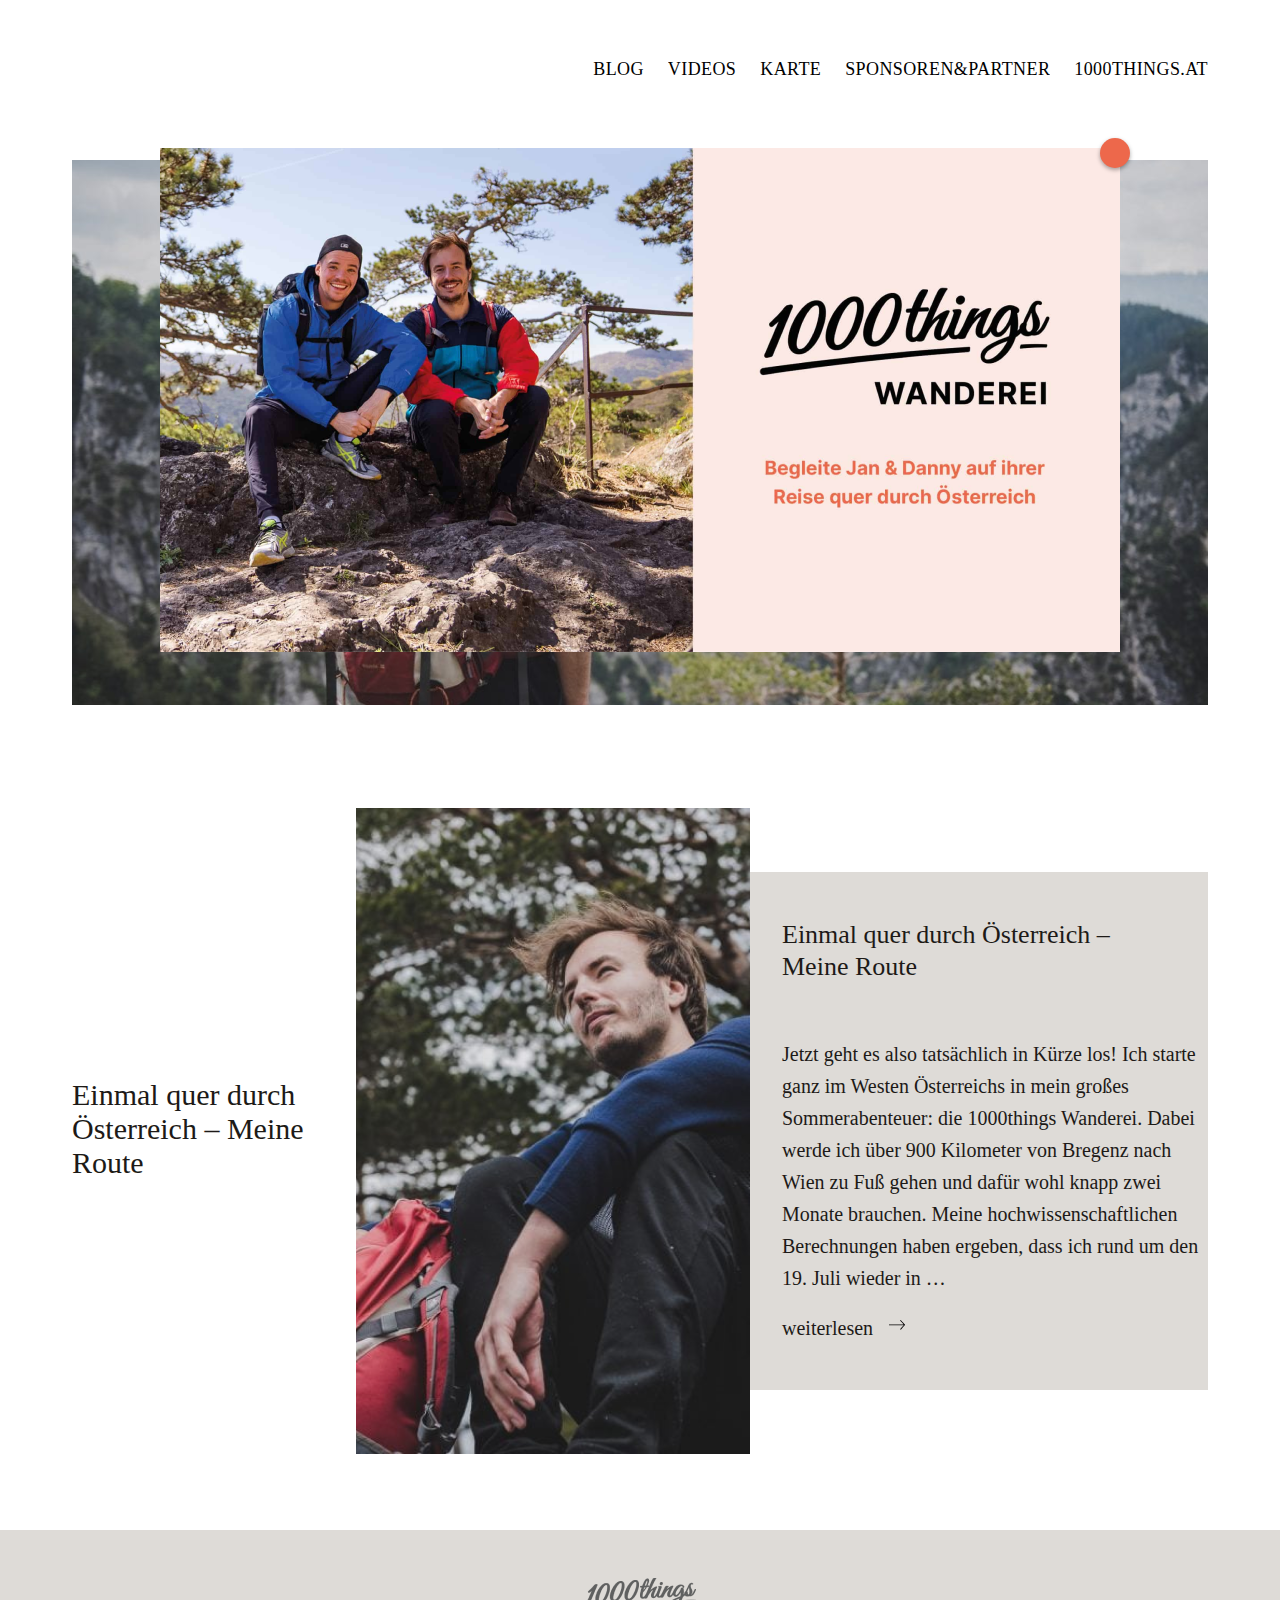
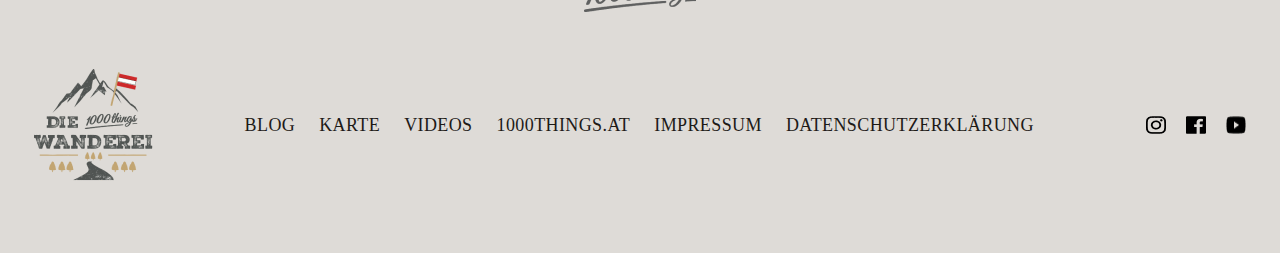
<file: index.html>
<!DOCTYPE html>
<html lang="en">
<head>
    <meta charset="UTF-8">
    <meta http-equiv="X-UA-Compatible" content="IE=edge">
    <meta name="viewport" content="width=device-width, initial-scale=1.0">
    <title>Home</title>
    <link rel="stylesheet" href="./style.css" />
    <link rel="preconnect" href="https://fonts.googleapis.com"> 
    <link rel="preconnect" href="https://fonts.gstatic.com" crossorigin> 
    <link href="https://fonts.googleapis.com/css2?family=Kaushan+Script&family=Montserrat:wght@400;700&family=Roboto:wght@300&display=swap" rel="stylesheet">
</head>
<body>
        <header class="header">
            <ul class="header__menu">
                <li class="header__menu-items">
                    <a href="./index-2.html">
                        Blog
                    </a>
                </li>
                <li class="header__menu-items">
                    <a href="./index-3.html">
                        Videos
                    </a>
                </li>
                <li class="header__menu-items">
                    <a href="./index-4.html">
                        Karte
                    </a>
                </li>
                <li class="header__menu-items">
                    <a href="./index-5.html">
                        Sponsoren&Partner
                    </a>
                </li>
                <li class="header__menu-items">
                    <a href="./index.html">
                        1000Things.at
                    </a>
                </li>
            </ul>
        </header>
        <main class="main">
            <div class="main_foto">
                
                <div class="main_background">
                    <img src="./foto/IMAGE.png" alt="" />
                </div>
                <div class="main_foreground">
                    <div class="main_point"></div>
                    <img src="./foto/IMAGE_2.png" alt="" />
                </div>
                <div class="main_foreground_adaptiv">
                    <img class="adaptiv_img" src="./foto/IMAGE_top.png" alt="">
                    <p class="adaptiv_topic">Wanderei</p>
                    <p class="adaptiv_text">Begleite Jan&Danny auf ihrer Reise quer durch Osterreich</p>
                </div>
            </div>

            <div class="block__sponsore">
                <div class="block__sponsore-left">
                    <p class="sponsore-left__text">Einmal quer durch Österreich – Meine Route</p>
                </div>
                <img class="sponsore-adaptiv__img" src="./foto/IMAGE_man.png" alt="">
                <div class="block__sponsore-right">
                    <img class="sponsore-right__img" src="./foto/IMAGE_man.png" alt="">
                        <div class="sponsore-right__text">
                            <div class="text_topic">Einmal quer durch Österreich – Meine Route</div>
                            <div class="text_main">Jetzt geht es also tatsächlich in Kürze los! Ich starte ganz im Westen Österreichs in mein großes Sommerabenteuer: die 1000things Wanderei. Dabei werde ich über 900 Kilometer von Bregenz nach Wien zu Fuß gehen und dafür wohl knapp zwei Monate brauchen. Meine hochwissenschaftlichen Berechnungen haben ergeben, dass ich rund um den 19. Juli wieder in …</div>
                            <div class="text_footer">
                                <div class="footer_text">weiterlesen</div>
                                <div class="footer_ikon">
                                    <img src="./foto/Vector.png" alt="" />
                                </div>
                            </div>
                        </div>
                    </div>
                </div>
            </div>
        </main>
        <footer class="footer">
            <div class="footer_img-top_1"><img class="footer_img-top" src="./foto/IMAGE_top.png" /></div>
            <div class="footer__down">
                <img class="footer__down-img" src="./foto/IMAGE_down.png" alt="" />
                    <div class="footer__down-text">
                        <p class="down__text-1">Blog</p>
                        <p class="down__text-1">Karte</p>
                        <p class="down__text-1">Videos</p>
                        <p class="down__text-1">1000Things.at</p>
                        <p class="down__text-1">Impressum</p>
                        <p class="down__text-1">Datenschutzerklärung</p>
                    </div>
                    <div class="footer__down-social">
                        <img class="down-social_inst" src="./foto/i.png" alt="" />
                        <img class="down-social_facebook" src="./foto/f.png" alt="" />
                        <img class="down-social_yout" src="./foto/y.png" alt="" />
                    </div>
            </div>
        </footer>
</file>
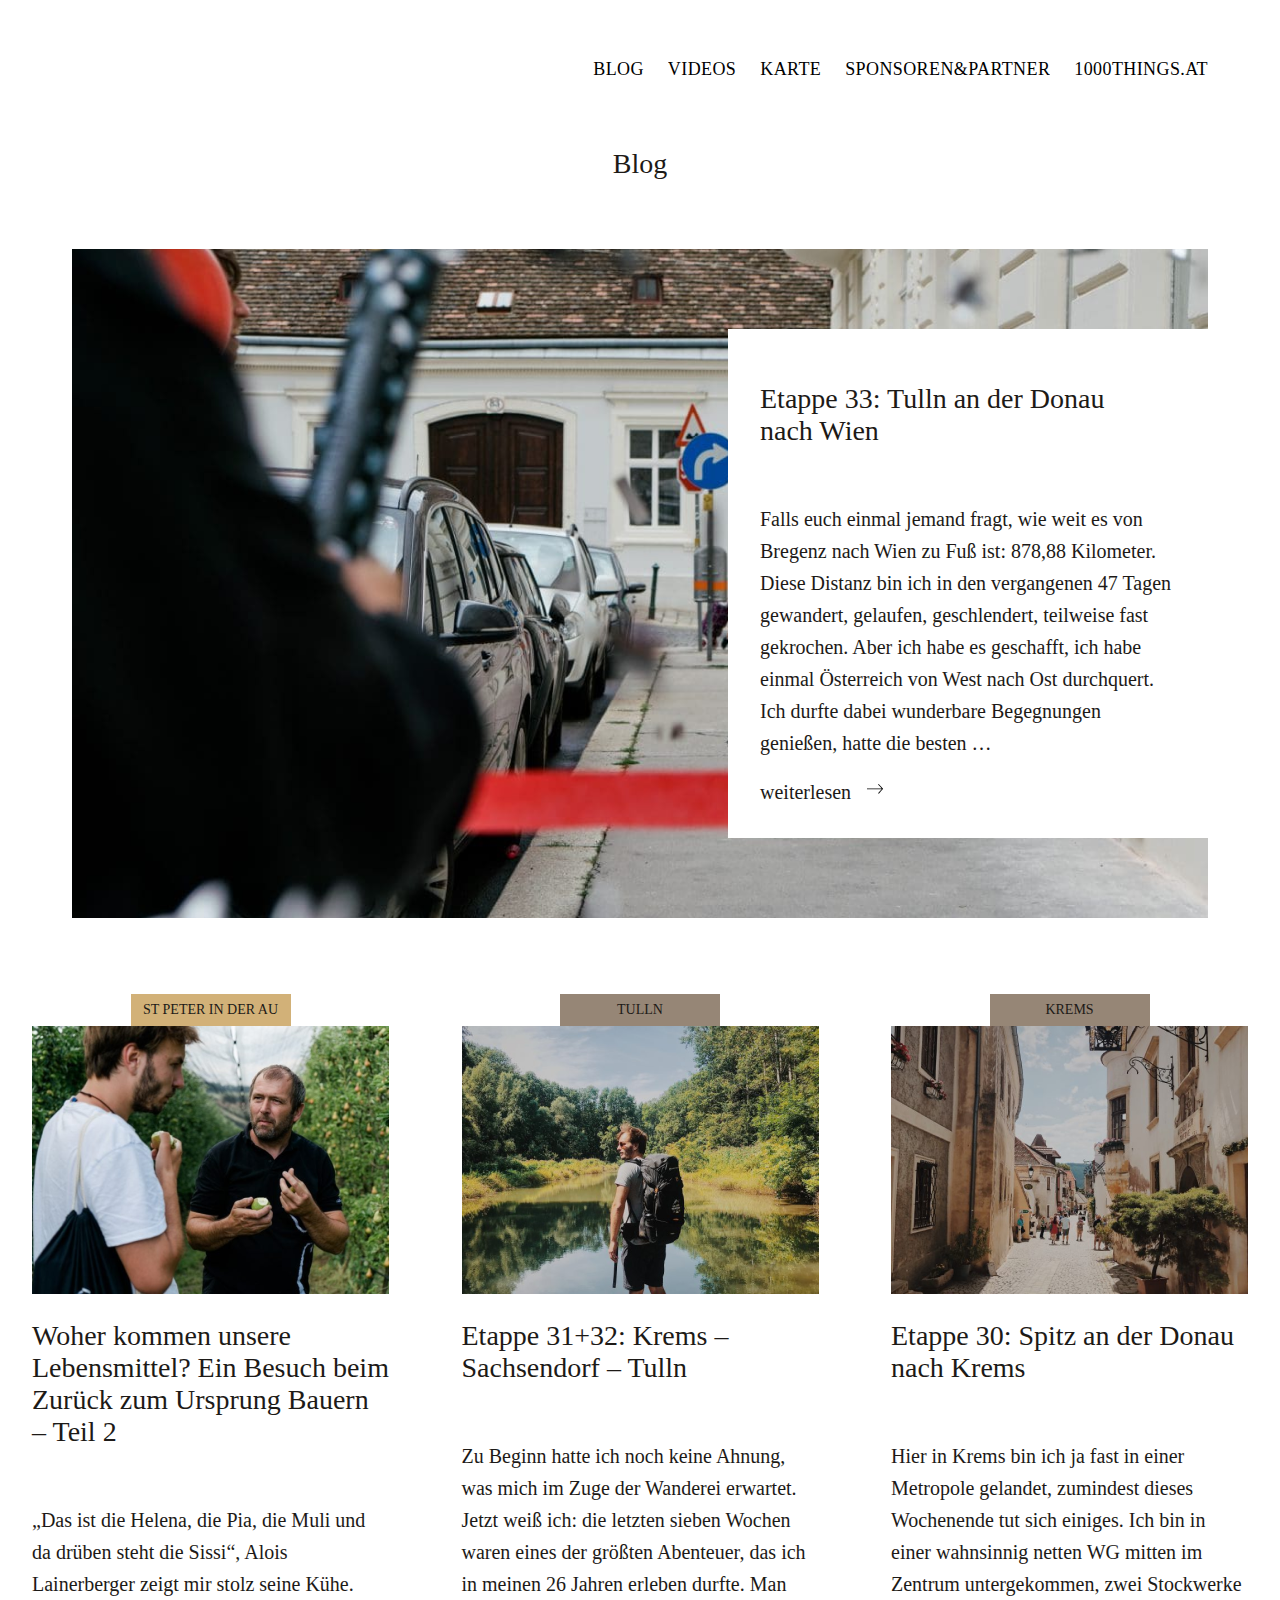
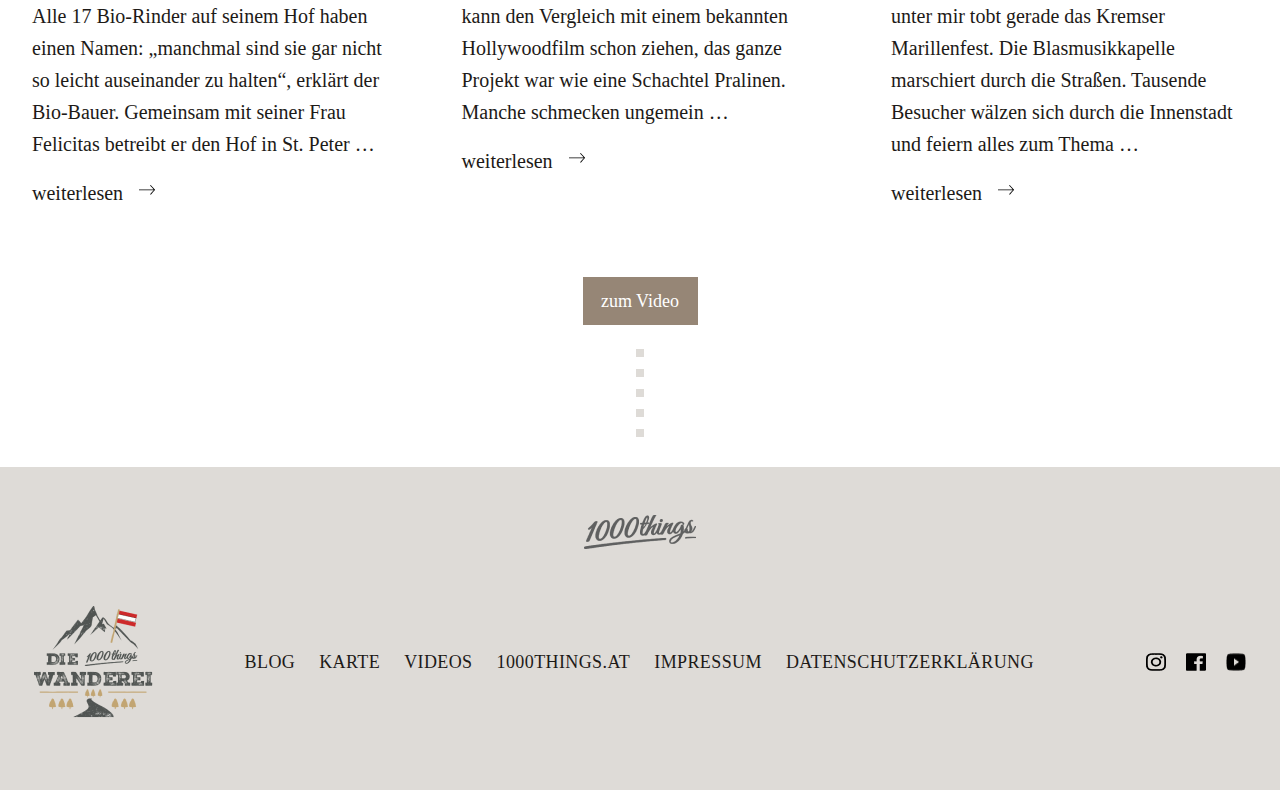
<file: index-2.html>
<!DOCTYPE html>
<html lang="en">
<head>
    <meta charset="UTF-8">
    <meta http-equiv="X-UA-Compatible" content="IE=edge">
    <meta name="viewport" content="width=device-width, initial-scale=1.0">
    <title>Login</title>
    <link rel="stylesheet" href="./style-2.css" />
    <link rel="preconnect" href="https://fonts.googleapis.com"> 
    <link rel="preconnect" href="https://fonts.gstatic.com" crossorigin> 
    <link href="https://fonts.googleapis.com/css2?family=Kaushan+Script&family=Montserrat:wght@400;700&family=Roboto:wght@300&display=swap" rel="stylesheet">
</head>
<body>
    <header class="header">
        <ul class="header__menu">
            <li class="header__menu-items">
                <a href="./index-2.html">
                    Blog
                </a>
                <div class="items_opacity"></div>
            </li>
            <li class="header__menu-items">
                <a href="./index-3.html">
                    Videos
                </a>
            </li>
            <li class="header__menu-items">
                <a href="./index-4.html">
                    Karte
                </a>
            </li>
            <li class="header__menu-items">
                <a href="./index-5.html">
                    Sponsoren&Partner
                </a>
            </li>
            <li class="header__menu-items">
                <a href="./index.html">
                    1000Things.at
                </a>
            </li>
        </ul>
    </header>
    <div class="topic">Blog</div>
    <div class="block_info">
            <img class="image" src="./foto/IMAGE_3.png" alt="" />
            <div class="block_text">
                <div class="text_topic">Etappe 33: Tulln an der Donau nach Wien</div>
                <div class="text_main">Falls euch einmal jemand fragt, wie weit es von Bregenz nach Wien zu Fuß ist: 878,88 Kilometer. Diese Distanz bin ich in den vergangenen 47 Tagen gewandert, gelaufen, geschlendert, teilweise fast gekrochen. Aber ich habe es geschafft, ich habe einmal Österreich von West nach Ost durchquert. Ich durfte dabei wunderbare Begegnungen genießen, hatte die besten …</div>
                <div class="text_footer">
                    <div class="footer_text">weiterlesen</div>
                    <div class="footer_ikon">
                        <img src="./foto/Vector.png" alt="" />
                    </div>
                </div>
            </div>
    </div>

    <main class="main">
        <div class="main__part-1">
            <div class="part-1__square">
                <div class="square__text-1">St Peter in der Au</div>
            </div>
            <img class="part-1__foto" src="./foto/blog_1.png" alt="" />
            <div class="part-1__text-topic">Woher kommen unsere Lebensmittel? Ein Besuch beim Zurück zum Ursprung Bauern – Teil 2</div>
            <div class="part-1__text-info">„Das ist die Helena, die Pia, die Muli und da drüben steht die Sissi“, Alois Lainerberger zeigt mir stolz seine Kühe. Alle 17 Bio-Rinder auf seinem Hof haben einen Namen: „manchmal sind sie gar nicht so leicht auseinander zu halten“, erklärt der Bio-Bauer. Gemeinsam mit seiner Frau Felicitas betreibt er den Hof in St. Peter …</div>
            <div class="part-1__text-footer">
                <div class="part-1__footer_text">weiterlesen</div>
                <div class="part-1__footer_ikon">
                    <img src="./foto/Vector.png" alt="" />
                </div>
            </div>
        </div>

        <div class="main__part-2">
            <div class="part-2__square">
                <div class="square__text-1">Tulln</div>
            </div>
            <img class="part-2__foto" src="./foto/blog_2.png" alt="" />
            <div class="part-1__text-topic">Etappe 31+32: Krems – Sachsendorf – Tulln</div>
            <div class="part-1__text-info">Zu Beginn hatte ich noch keine Ahnung, was mich im Zuge der Wanderei erwartet. Jetzt weiß ich: die letzten sieben Wochen waren eines der größten Abenteuer, das ich in meinen 26 Jahren erleben durfte. Man kann den Vergleich mit einem bekannten Hollywoodfilm schon ziehen, das ganze Projekt war wie eine Schachtel Pralinen. Manche schmecken ungemein …</div>
            <div class="part-1__text-footer">
                <div class="part-1__footer_text">weiterlesen</div>
                <div class="part-1__footer_ikon">
                    <img src="./foto/Vector.png" alt="" />
                </div>
            </div>
        </div>

        <div class="main__part-3">
            <div class="part-2__square">
                <div class="square__text-1">Krems</div>
            </div>
            <img class="part-3_foto" src="./foto/blog_3.png" alt="" />
            <div class="part-1__text-topic">Etappe 30: Spitz an der Donau nach Krems</div>
            <div class="part-1__text-info">Hier in Krems bin ich ja fast in einer Metropole gelandet, zumindest dieses Wochenende tut sich einiges. Ich bin in einer wahnsinnig netten WG mitten im Zentrum untergekommen, zwei Stockwerke unter mir tobt gerade das Kremser Marillenfest. Die Blasmusikkapelle marschiert durch die Straßen. Tausende Besucher wälzen sich durch die Innenstadt und feiern alles zum Thema …</div>
            <div class="part-1__text-footer">
                <div class="part-1__footer_text">weiterlesen</div>
                <div class="part-1__footer_ikon">
                    <img src="./foto/Vector.png" alt="" />
                </div>
            </div>
        </div>
    </main>
    <div class="button">
        <button class="button__bd" type="button"><a class="button__text" href="./index-3.html">zum Video</a></button>
        <div class="squere_point"></div>
        <div class="squere_point"></div>
        <div class="squere_point"></div>
        <div class="squere_point"></div>
        <div class="squere_point"></div>
    </div>

    <footer class="footer">
        <div class="footer_img-top_1"><img class="footer_img-top" src="./foto/IMAGE_top.png" /></div>
        <div class="footer__down">
            <img class="footer__down-img" src="./foto/IMAGE_down.png" alt="">
            
                <div class="footer__down-text">
                <p class="down__text-1">Blog</p>
                <p class="down__text-1">Karte</p>
                <p class="down__text-1">Videos</p>
                <p class="down__text-1">1000Things.at</p>
                <p class="down__text-1">Impressum</p>
                <p class="down__text-1">Datenschutzerklärung</p>
                </div>
                <div class="footer__down-social">
                <img class="down-social_inst" src="./foto/i.png" alt="" />
                <img class="down-social_facebook" src="./foto/f.png" alt="" />
                <img class="down-social_yout" src="./foto/y.png" alt="" />
                </div>
            
        </div>
    </footer>
</body>
</file>
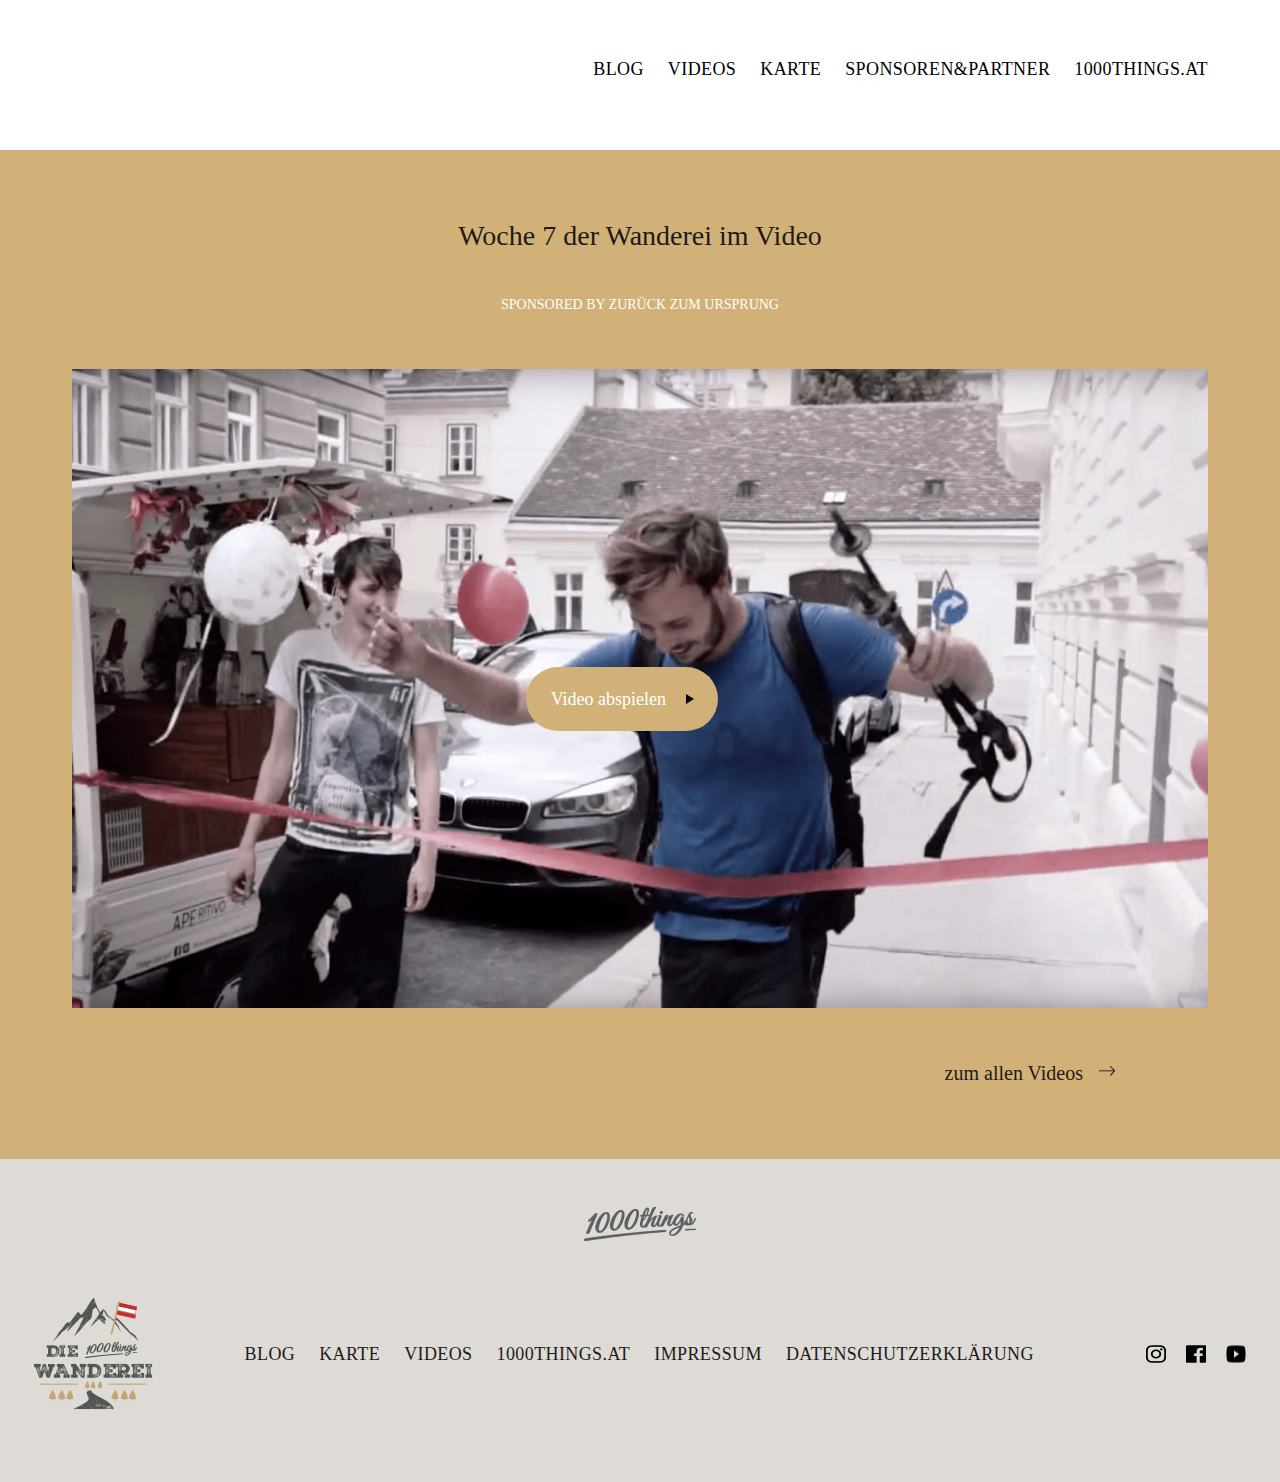
<file: index-3.html>
<!DOCTYPE html>
<html lang="en">
<head>
    <meta charset="UTF-8">
    <meta http-equiv="X-UA-Compatible" content="IE=edge">
    <meta name="viewport" content="width=device-width, initial-scale=1.0">
    <title>Login</title>
    <link rel="stylesheet" href="./style-3.css" />
    <link rel="preconnect" href="https://fonts.googleapis.com"> 
    <link rel="preconnect" href="https://fonts.gstatic.com" crossorigin> 
    <link href="https://fonts.googleapis.com/css2?family=Kaushan+Script&family=Montserrat:wght@400;700&family=Roboto:wght@300&display=swap" rel="stylesheet">
</head>
<body>
    <header class="header">
        <ul class="header__menu">
            <li class="header__menu-items">
                <a href="./index-2.html">
                    Blog
                </a>
                <div class="items_opacity"></div>
            </li>
            <li class="header__menu-items">
                <a href="./index-3.html">
                    Videos
                </a>
            </li>
            <li class="header__menu-items">
                <a href="./index-4.html">
                    Karte
                </a>
            </li>
            <li class="header__menu-items">
                <a href="./index-5.html">
                    Sponsoren&Partner
                </a>
            </li>
            <li class="header__menu-items">
                <a href="./index.html">
                    1000Things.at
                </a>
            </li>
        </ul>
    </header>
    
    <main class="main">
            <p class="main__topic">Woche 7 der Wanderei im Video</p>
            <p class="main__text">Sponsored by Zurück zum Ursprung</p>
            <div class="main_video">
                <img class="video_photo" src="./foto/video_man.png" alt="" />
                <div class="video_square">
                    <p class="square__text">Video abspielen</p>
                    <img class="square__ikon" src="./foto/delta.png" alt="" />
                </div>
            </div>    
    </main>
    <div class="main__foot">
        <p class="foot__text">zum allen Videos</p>
        <img class="foot_ikon" src="./foto/Vector.png" alt="" />
    </div>



    <footer class="footer">
        <div class="footer_img-top_1"><img class="footer_img-top" src="./foto/IMAGE_top.png" /></div>
        <div class="footer__down">
            <img class="footer__down-img" src="./foto/IMAGE_down.png" alt="">
            
                <div class="footer__down-text">
                <p class="down__text-1">Blog</p>
                <p class="down__text-1">Karte</p>
                <p class="down__text-1">Videos</p>
                <p class="down__text-1">1000Things.at</p>
                <p class="down__text-1">Impressum</p>
                <p class="down__text-1">Datenschutzerklärung</p>
                </div>
                <div class="footer__down-social">
                <img class="down-social_inst" src="./foto/i.png" alt="" />
                <img class="down-social_facebook" src="./foto/f.png" alt="" />
                <img class="down-social_yout" src="./foto/y.png" alt="" />
                </div>
            
        </div>
    </footer>
</body>
</file>
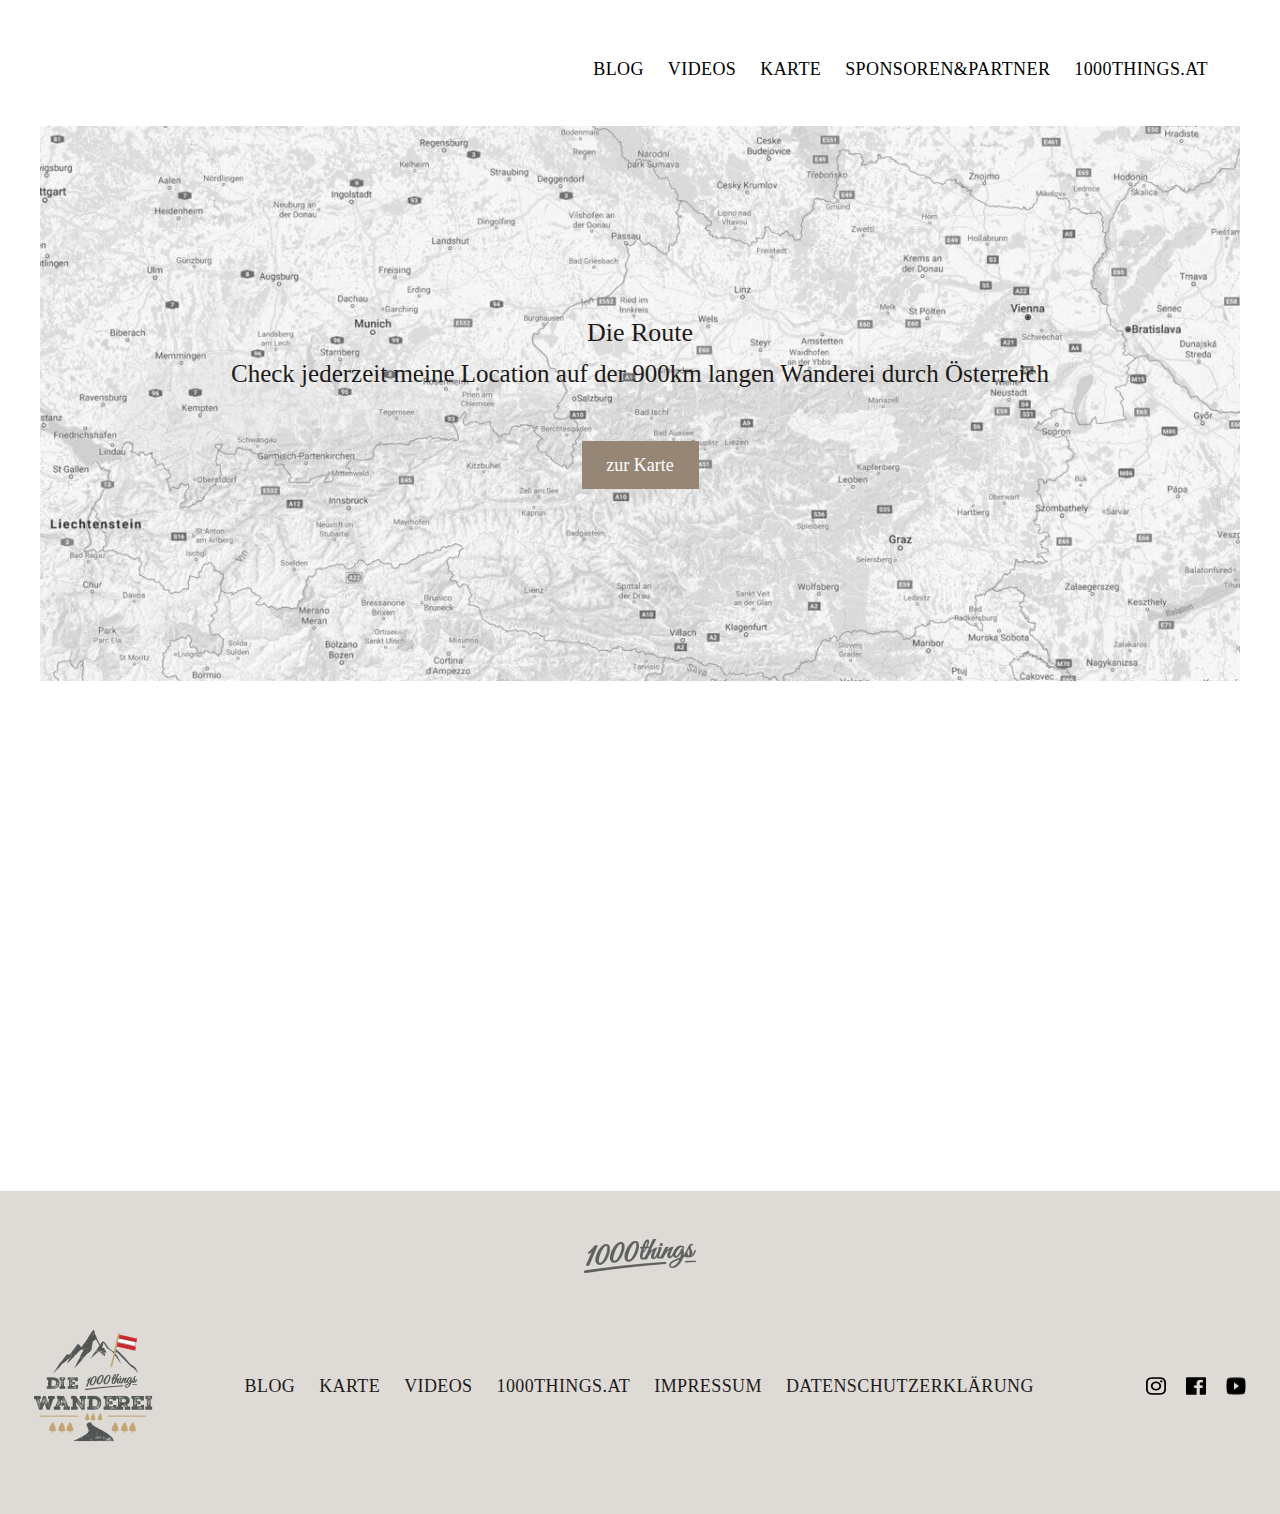
<file: index-4.html>
<!DOCTYPE html>
<html lang="en">
<head>
    <meta charset="UTF-8">
    <meta http-equiv="X-UA-Compatible" content="IE=edge">
    <meta name="viewport" content="width=device-width, initial-scale=1.0">
    <title>Login</title>
    <link rel="stylesheet" href="./style-4.css" />
    <link rel="preconnect" href="https://fonts.googleapis.com"> 
    <link rel="preconnect" href="https://fonts.gstatic.com" crossorigin> 
    <link href="https://fonts.googleapis.com/css2?family=Kaushan+Script&family=Montserrat:wght@400;700&family=Roboto:wght@300&display=swap" rel="stylesheet">
</head>
<body>
    <header class="header">
        <ul class="header__menu">
            <li class="header__menu-items">
                <a href="./index-2.html">
                    Blog
                </a>
                <div class="items_opacity"></div>
            </li>
            <li class="header__menu-items">
                <a href="./index-3.html">
                    Videos
                </a>
            </li>
            <li class="header__menu-items">
                <a href="./index-4.html">
                    Karte
                </a>
            </li>
            <li class="header__menu-items">
                <a href="./index-5.html">
                    Sponsoren&Partner
                </a>
            </li>
            <li class="header__menu-items">
                <a href="./index.html">
                    1000Things.at
                </a>
            </li>
        </ul>
    </header>
    <main class="main">
        <img class="main__karte" src="./foto/karte.png" alt="" />
        <div class="karte__text">
            <p class="karte__topic">Die Route</p>
            <p class="karte__info">Check jederzeit meine Location auf der 900km langen Wanderei durch Österreich</p>
            <div class="button"><button class="button__bd" type="button"><a class="button__text" href="https://www.google.com/maps">zur Karte</a></button></div>
        </div>
        <iframe class="google__karte" src="https://www.google.com/maps/embed?pb=!1m18!1m12!1m3!1d18442.37285888065!2d30.582508632317616!3d50.6055450463975!2m3!1f0!2f0!3f0!3m2!1i1024!2i768!4f13.1!3m3!1m2!1s0x40d4d3584522645d%3A0xfe08ee82b529ea4!2z0JLRi9GI0LPQvtGA0L7QtCwg0JrQuNC10LLRgdC60LDRjyDQvtCx0LvQsNGB0YLRjCwgMDczMDA!5e0!3m2!1sru!2sua!4v1682109147877!5m2!1sru!2sua"  allowfullscreen="" loading="lazy"></iframe>
    </main>
    

    <footer class="footer">
        <div class="footer_img-top_1"><img class="footer_img-top" src="./foto/IMAGE_top.png" /></div>
        <div class="footer__down">
            <img class="footer__down-img" src="./foto/IMAGE_down.png" alt="">
            
                <div class="footer__down-text">
                <p class="down__text-1">Blog</p>
                <p class="down__text-1">Karte</p>
                <p class="down__text-1">Videos</p>
                <p class="down__text-1">1000Things.at</p>
                <p class="down__text-1">Impressum</p>
                <p class="down__text-1">Datenschutzerklärung</p>
                </div>
                <div class="footer__down-social">
                <img class="down-social_inst" src="./foto/i.png" alt="" />
                <img class="down-social_facebook" src="./foto/f.png" alt="" />
                <img class="down-social_yout" src="./foto/y.png" alt="" />
                </div>
            
        </div>
    </footer>
</body>
</file>
<file: style.css>
* {
    margin: 0;
    padding: 0;
    border: 0;
    outline: 0;
    list-style: none;
    box-sizing: border-box;
}

.header__menu {
    display: flex;
    justify-content: end;
    max-width: 1136px;
    margin: 0 auto;
}
.header__menu-items {
    font-family: 'Source Sans Pro';
font-style: normal;
font-weight: 400;
font-size: 18px;
line-height: 18px;
letter-spacing: 0.4px;
text-transform: uppercase;
color: #1D1A17;
padding-top: 60px;
margin-left: 24px;
overflow: hidden;
}
.header__menu-items a{
    text-decoration: none;
    color: #000;
}
.main {
    max-width: 1136px;
    margin: 0 auto;
}
.main_foto { 
    position: relative;
    display: flex;
    justify-content: center;
    overflow: hidden;
    max-width: 1136px;
    height: 650px;
}
.main_background {
    position: absolute;
    margin: 82px auto;
    display: flex;
    justify-content: center;
    animation: back 2s linear 1;
}
@keyframes back{
    
    0% {
        opacity: 0;
    }
    50% {
        top: 50px;
        opacity: 0;
    }
    60% {
        top: 30px;
        opacity: 50%;
    }
    
    75% {
        transform: scale(1.15);
    }
    100% {
        top: 0;
        transform: scale(1);
    }
}
.main_foreground {
    position: absolute;
    margin: 70px auto;
    animation: fore 1s linear 1;
}
@keyframes fore{
    0% {
        top: 50px;
        opacity: 0px;
    }
    25% {
        opacity: 100%;
        top: 20px;
    }
    50% {
        transform: scale(1.1);
    }
    100% {
        top: 0;
    }
}
.main_point {
    position: absolute;
    width: 30px;
height: 30px;
background: #ED684B;
box-shadow: 0px 2px 4px rgba(0, 0, 0, 0.34);
border-radius: 30px;
right: -10px;
top: -10px;
}

.block__sponsore {
    display: flex;
    margin-top: 72px;
}
.block__sponsore-left {
    width: 250px;
    height: 103px;
    margin-top: 278px;
}
.sponsore-left__text {
    font-family: 'Source Sans Pro';
font-style: normal;
font-weight: 400;
font-size: 30px;
line-height: 34px;
color: #1D1A17;
}
.block__sponsore-right {
    display: flex;
    position: relative;
    margin: 72px 0;
    margin-bottom: 140px;
    margin-left: 34px;
    width: 852px;
    background: #DEDBD7;
    height: 518px;
}
.sponsore-right__img {
    position: absolute;
    z-index: 2;
    top: -64px;
}
.sponsore-right__text {
    width: 458px;
    position: absolute;
    right: 0;
    padding-left: 32px;
}
.text_topic {
    margin-top: 47px;
    margin-right: 68px;
    font-family: 'Source Sans Pro';
font-style: normal;
font-weight: 400;
font-size: 26px;
line-height: 32px;
color: #1D1A17;
}
.text_main {
    margin-top: 55px;
    font-family: 'Crimson Text';
font-style: normal;
font-weight: 400;
font-size: 20px;
line-height: 32px;
color: #1D1A17;
}
.text_footer {
    margin-top: 22px;
    display: flex;
}
.footer_text {
    font-family: 'Crimson Text';
font-style: normal;
font-weight: 400;
font-size: 20px;
line-height: 24px;
color: #1D1A17;
}
.footer_ikon {
    margin-left: 16px;
}


.footer {
    max-width: 100%;
height: 323px;
background: #DEDBD7;
}
.footer_img-top_1 {
    margin: 0 auto;
    max-width: 112px;
}
.footer_img-top {
    margin-top: 48px;
}
.footer__down {
    display: flex;
    justify-content: space-around;
    align-items: center;
    margin-top: 53px;
    max-width: 100%;
}
.footer__down-text {
    display: flex;
    /* align-items: center; */
    justify-content: center;
    cursor: pointer;
}
.down__text-1 {
    font-family: 'Source Sans Pro';
font-style: normal;
font-weight: 400;
font-size: 18px;
line-height: 18px;
letter-spacing: 0.4px;
text-transform: uppercase;
color: #1D1A17;
margin-left: 24px;
}

.footer__down-social {
    display: flex;
}
.down-social_inst {
    margin-left: 44px;
}
.down-social_facebook {
    margin-left: 19.99px;
}
.down-social_yout {
    margin-left: 20.52px;
}

.main_foreground_adaptiv {
    display: none;
    margin-top: 80px;
    background-color: #ffd4c5aa;
    width: 500px;
    height: 300px;
    border-radius: 15px;
}
.adaptiv_img {
    width: 200px;
    margin: 50px 30% 0;
}
.adaptiv_topic {
    text-align: center;
    font-size: 25px;
    margin-top: 0px;
    font-family: 'Source Sans Pro';
font-style: normal;
font-weight: 600;
color: #5f5f5f;
text-transform: uppercase;
}
.adaptiv_text {
    margin: 0 auto;
    margin-top: 45px;
    color: #ED684B;
    font-size: 20px;
    width: 350px;
    text-align: center;
    font-weight: 500;
}
.sponsore-adaptiv__img {
    display: none;
    width: 400px;
    margin: 0 auto;
}


@media (max-width:767px) {
    .footer__down-text {
        flex-direction: column;
        text-align: center;
    }
    .down__text-1 {
        line-height: 25px;
    }
    .main_background {
        display: none;
    }
    .main_foreground {
        display: none; 
    }
    .main_foreground_adaptiv {
        display: block;
    }
    .block__sponsore {
        flex-direction: column;
    }
    .block__sponsore-left {
        text-align: center;
        margin: 0 auto;
        margin-top: -250px;
        width: 350px;
    }
    .sponsore-right__img {
        display: none;
    }
    .block__sponsore-right {
        width: 500px;
        margin: 70px auto;
    }
    .sponsore-right__text {
        padding-right: 25px;
    }
    .sponsore-adaptiv__img {
        display: block;
    }
}

@media (max-width:575px) {
    .footer__down-img {
        display: none;
    }
    .block__sponsore-right {
        width: 426px;
    }
    .sponsore-right__text {
        padding-right: 0px;
        padding-left: -10%;
    }
    .text_main {
        font-size: 18px;
    }
}
</file>
<file: style-2.css>
* {
    margin: 0;
    padding: 0;
    border: 0;
    outline: 0;
    list-style: none;
    box-sizing: border-box;
}
.header__menu {
    display: flex;
    justify-content: end;
    max-width: 1136px;
    margin: 0 auto;
}
.header__menu-items {
    font-family: 'Source Sans Pro';
font-style: normal;
font-weight: 400;
font-size: 18px;
line-height: 18px;
letter-spacing: 0.4px;
text-transform: uppercase;
color: #1D1A17;
padding-top: 60px;
margin-left: 24px;
overflow: hidden;
}
.header__menu-items a{
    text-decoration: none;
    color: #000;
}
.topic {
    font-family: 'Source Sans Pro';
font-style: normal;
font-weight: 400;
font-size: 28px;
line-height: 32px;
text-align: center;
color: #1D1A17;
margin-top: 70px;

}
.block_info {
    margin: 0 auto;
    max-width: 1136px;
    margin-top: 69px;
    position: relative;
}
.image {
    max-width: 100%;
}
.block_text {
    position: absolute;
    max-width: 480px;
height: 509px;
background: #FFFFFF;
padding-left: 32px;
right: 0;
top: 80px;
}
.text_topic {
    margin-top: 54px;
    font-family: 'Source Sans Pro';
font-style: normal;
font-weight: 400;
font-size: 28px;
line-height: 32px;
color: #1D1A17;
margin-right: 74px;
}
.text_main {
    font-family: 'Crimson Text';
font-style: normal;
font-weight: 400;
font-size: 20px;
line-height: 32px;
margin-top: 56px;
color: #1D1A17;
margin-right: 33px;
}
.text_footer {
    display: flex;
    margin-top: 21px;
}
.footer_text {
    font-family: 'Crimson Text';
font-style: normal;
font-weight: 400;
font-size: 20px;
line-height: 24px;
color: #1D1A17;
}
.footer_ikon {
    margin-left: 16px;
}

.footer {
    max-width: 100%;
height: 323px;
background: #DEDBD7;
}
.footer_img-top_1 {
    margin: 0 auto;
    max-width: 112px;
}
.footer_img-top {
    margin-top: 48px;
}
.footer__down {
    display: flex;
    justify-content: space-around;
    align-items: center;
    margin-top: 53px;
    max-width: 100%;
}
.footer__down-text {
    display: flex;
    /* align-items: center; */
    justify-content: center;
    cursor: pointer;
}
.down__text-1 {
    font-family: 'Source Sans Pro';
font-style: normal;
font-weight: 400;
font-size: 18px;
line-height: 18px;
letter-spacing: 0.4px;
text-transform: uppercase;
color: #1D1A17;
margin-left: 24px;
}

.footer__down-social {
    display: flex;
}
.down-social_inst {
    margin-left: 44px;
}
.down-social_facebook {
    margin-left: 19.99px;
}
.down-social_yout {
    margin-left: 20.52px;
}


.main {
    display: flex;
    justify-content: space-between;
    margin: 72px 32px;
}
.main__part-1 {
    width: 357px;
}
.part-1__square {
    width: 160px;
    background: #D2B178;
    height: 32px;
    margin: 0 auto;
}
.square__text-1 {
    font-family: 'Source Sans Pro';
font-style: normal;
font-weight: 400;
font-size: 14px;
line-height: 16px;
text-transform: uppercase;
color: #1D1A17;
text-align: center;
padding-top: 8px;
}
.part-1__text-topic {
    font-family: 'Source Sans Pro';
font-style: normal;
font-weight: 400;
font-size: 28px;
line-height: 32px;
color: #1D1A17;
margin-top: 22px;
}
.part-1__text-info {
    font-family: 'Crimson Text';
font-style: normal;
font-weight: 400;
font-size: 20px;
line-height: 32px;
color: #1D1A17;
margin-top: 56px;
}
.part-1__text-footer {
    display: flex;
    margin-top: 21px;
}
.part-1__footer_text {
    font-family: 'Crimson Text';
font-style: normal;
font-weight: 400;
font-size: 20px;
line-height: 24px;
color: #1D1A17;
}
.part-1__footer_ikon {
    margin-left: 16px;
}
.main__part-2 {
    width: 357px;
}
.part-2__square {
    background: #968676;
    width: 160px;
    height: 32px;
    margin: 0 auto;
}
.main__part-3 {
    width: 357px;
}

.button {
    display: flex;
    flex-direction: column;
    align-items: center;
    margin-bottom: 30px;
}
.button__bd {
    width: 115px;
height: 48px;
background: #968676;
margin-bottom: 12px;
}
.button__text {
    text-decoration: none;
    color: #FFFFFF;
    font-family: 'Crimson Text';
font-style: normal;
font-weight: 400;
font-size: 18px;
line-height: 20px;
text-align: center;
}
.squere_point {
    width: 8px;
height: 8px;
background: #DEDBD7;
margin-top: 12px;
}


@media (max-width:767px) {
    .main {
        flex-direction: column;
        align-items: center;
        margin-top: 400px;
    }
    .main__part-2 {
        margin-top: 50px;
        border-radius: 10px;
        box-shadow: 5px 0 10px #0000006d;
    }
    .main__part-1 {
        border-radius: 10px;
        box-shadow: 5px 0 10px #0000006d;
    }
    .main__part-3 {
        margin-top: 50px;
        border-radius: 10px;
        box-shadow: 5px 0 10px #0000006d;
    }
    .footer__down-text {
        flex-direction: column;
        text-align: center;
    }
    .down__text-1 {
        line-height: 25px;
    }
}

@media (max-width:575px) {
    .image {
        display: none;
    }
    .main__part-1 {
        margin-top: 350px;
    }
    .footer__down-img {
        display: none;
    }
}
</file>
<file: style-3.css>
* {
    margin: 0;
    padding: 0;
    border: 0;
    outline: 0;
    list-style: none;
    box-sizing: border-box;
}
.header__menu {
    display: flex;
    justify-content: end;
    max-width: 1136px;
    margin: 0 auto;
}
.header__menu-items {
    font-family: 'Source Sans Pro';
font-style: normal;
font-weight: 400;
font-size: 18px;
line-height: 18px;
letter-spacing: 0.4px;
text-transform: uppercase;
color: #1D1A17;
padding-top: 60px;
margin-left: 24px;
overflow: hidden;
}
.header__menu-items a{
    text-decoration: none;
    color: #000;
}

.footer {
    max-width: 100%;
height: 323px;
background: #DEDBD7;
}
.footer_img-top_1 {
    margin: 0 auto;
    max-width: 112px;
}
.footer_img-top {
    margin-top: 48px;
}
.footer__down {
    display: flex;
    justify-content: space-around;
    align-items: center;
    margin-top: 53px;
    max-width: 100%;
}
.footer__down-text {
    display: flex;
    /* align-items: center; */
    justify-content: center;
    cursor: pointer;
}
.down__text-1 {
    font-family: 'Source Sans Pro';
font-style: normal;
font-weight: 400;
font-size: 18px;
line-height: 18px;
letter-spacing: 0.4px;
text-transform: uppercase;
color: #1D1A17;
margin-left: 24px;
}

.footer__down-social {
    display: flex;
}
.down-social_inst {
    margin-left: 44px;
}
.down-social_facebook {
    margin-left: 19.99px;
}
.down-social_yout {
    margin-left: 20.52px;
}


.main {
    display: flex;
    flex-direction: column;
    align-items: center;
    background-color: #D2B178;
    margin-top: 72px;
}
.main__topic {
    font-family: 'Source Sans Pro';
font-style: normal;
font-weight: 400;
font-size: 28px;
line-height: 32px;
color: #1D1A17;
margin-top: 70px;
}
.main__text {
    font-family: 'Source Sans Pro';
font-style: normal;
font-weight: 400;
font-size: 14px;
line-height: 32px;
text-transform: uppercase;
color: #FFFFFF;
margin-top: 37px;
}
.main_video {
    position: relative;
}
.video_photo {
    margin-top: 48px;
    max-width: 1136px;
}
.video_square {
    position: absolute;
    top: 50%;
    display: flex;
    left: 40%;
    width: 192px;
height: 64px;
background: #D2B178;
border-radius: 32px;
align-items: center;
justify-content: center;
cursor: pointer;
}
.square__text {
    font-family: 'Crimson Text';
font-style: normal;
font-weight: 400;
font-size: 18px;
line-height: 20px;
color: #FFFFFF;
}
.square__ikon {
    height: 10px;
width: 8px;
margin-left: 20px;
}
.main__foot {
    display: flex;
    background: #D2B178;
    padding-top: 49px;
    padding-bottom: 74px;
    justify-content: end;
    cursor: pointer;
}
.foot__text {
    font-family: 'Crimson Text';
font-style: normal;
font-weight: 400;
font-size: 20px;
line-height: 24px;
color: #1D1A17;
}
.foot_ikon {
    height: 9.599407196044922px;
width: 16px;
margin-right: 165px;
margin-left: 16px;
margin-top: 5px;
}

@media (max-width:767px) {
    
    .footer__down-text {
        flex-direction: column;
        text-align: center;
    }
    .down__text-1 {
        line-height: 25px;
    }
    .video_photo {
        width: 670px;
    }
}

@media (max-width:575px) {
    .footer__down-img {
        display: none;
    }
    .video_photo {
        width: 420px;
    }
    .video_square {
        width: 100px;
        height: 40px;
    }
    .square__text {
        font-size: 12px;
    }
    .square__ikon {
        height: 7px;
        width: 6px;
        margin-left: 10px;
    }
}
</file>
<file: style-4.css>
* {
    margin: 0;
    padding: 0;
    border: 0;
    outline: 0;
    list-style: none;
    box-sizing: border-box;
}
.header__menu {
    display: flex;
    justify-content: end;
    max-width: 1136px;
    margin: 0 auto;
}
.header__menu-items {
    font-family: 'Source Sans Pro';
font-style: normal;
font-weight: 400;
font-size: 18px;
line-height: 18px;
letter-spacing: 0.4px;
text-transform: uppercase;
color: #1D1A17;
padding-top: 60px;
margin-left: 24px;
overflow: hidden;
}
.header__menu-items a{
    text-decoration: none;
    color: #000;
}
.footer {
    max-width: 100%;
height: 323px;
background: #DEDBD7;
}
.footer_img-top_1 {
    margin: 0 auto;
    max-width: 112px;
}
.footer_img-top {
    margin-top: 48px;
}
.footer__down {
    display: flex;
    justify-content: space-around;
    align-items: center;
    margin-top: 53px;
    max-width: 100%;
}
.footer__down-text {
    display: flex;
    /* align-items: center; */
    justify-content: center;
    cursor: pointer;
}
.down__text-1 {
    font-family: 'Source Sans Pro';
font-style: normal;
font-weight: 400;
font-size: 18px;
line-height: 18px;
letter-spacing: 0.4px;
text-transform: uppercase;
color: #1D1A17;
margin-left: 24px;
}

.footer__down-social {
    display: flex;
}
.down-social_inst {
    margin-left: 44px;
}
.down-social_facebook {
    margin-left: 19.99px;
}
.down-social_yout {
    margin-left: 20.52px;
}

.main {
    display: flex;
    flex-direction: column;
    align-items: center;
    margin-top: 48px;
}
.main__karte {
    position: relative;
}
.karte__text {
    position: absolute;
}
.karte__topic {
    margin-top: 191px;
    font-family: 'Source Sans Pro';
font-style: normal;
font-weight: 400;
font-size: 26px;
line-height: 32px;
text-align: center;
color: #1D1A17;
}
.karte__info {
    font-family: 'Crimson Text';
font-style: normal;
font-weight: 400;
font-size: 25px;
line-height: 32px;
text-align: center;
color: #1D1A17;
margin-top: 9px;
}
.button {
 display: flex;
    justify-content: center;
}
.button__bd {
    width: 117px;
height: 48px;
background: #968676;
margin-top: 51px;
}
.button__text {
    text-decoration: none;
    font-family: 'Crimson Text';
font-style: normal;
font-weight: 400;
font-size: 18px;
line-height: 20px;
text-align: center;
color: #FFFFFF;
}
.google__karte {
    width: 600px;
    height: 450px;
    margin: 30px 0;
}

@media (max-width:767px) {
    
    .footer__down-text {
        flex-direction: column;
        text-align: center;
    }
    .down__text-1 {
        line-height: 25px;
    }
    .main__karte {
        width: 730px;
    }
    .karte__topic {
        margin-top: 80px;
    }
    .karte__info {
        font-size: 23px;
    }
    .button__bd {
        width: 100px;
        height: 45px;
    }
    .button__text {
        font-size: 16px;
    }
    .main {
        margin-bottom: 60px;
    }
}

@media (max-width:575px) {
    .footer__down-img {
        display: none;
    }
    .main__karte {
        width: 550px;
    }
    .karte__topic {
        margin-top: 50px;
    }
    .karte__info {
        font-size: 20px;
    }
    .karte__topic {
        font-size: 24px;
    }
    .button__bd {
        width: 80px;
        height: 40px;
        margin-top: 25px;
    }
    .button__text {
        font-size: 14px;
    }
    .main {
        margin-bottom: 40px;
    }
    .google__karte {
        width: 550px;
        height: 300px;
    }
}
</file>
